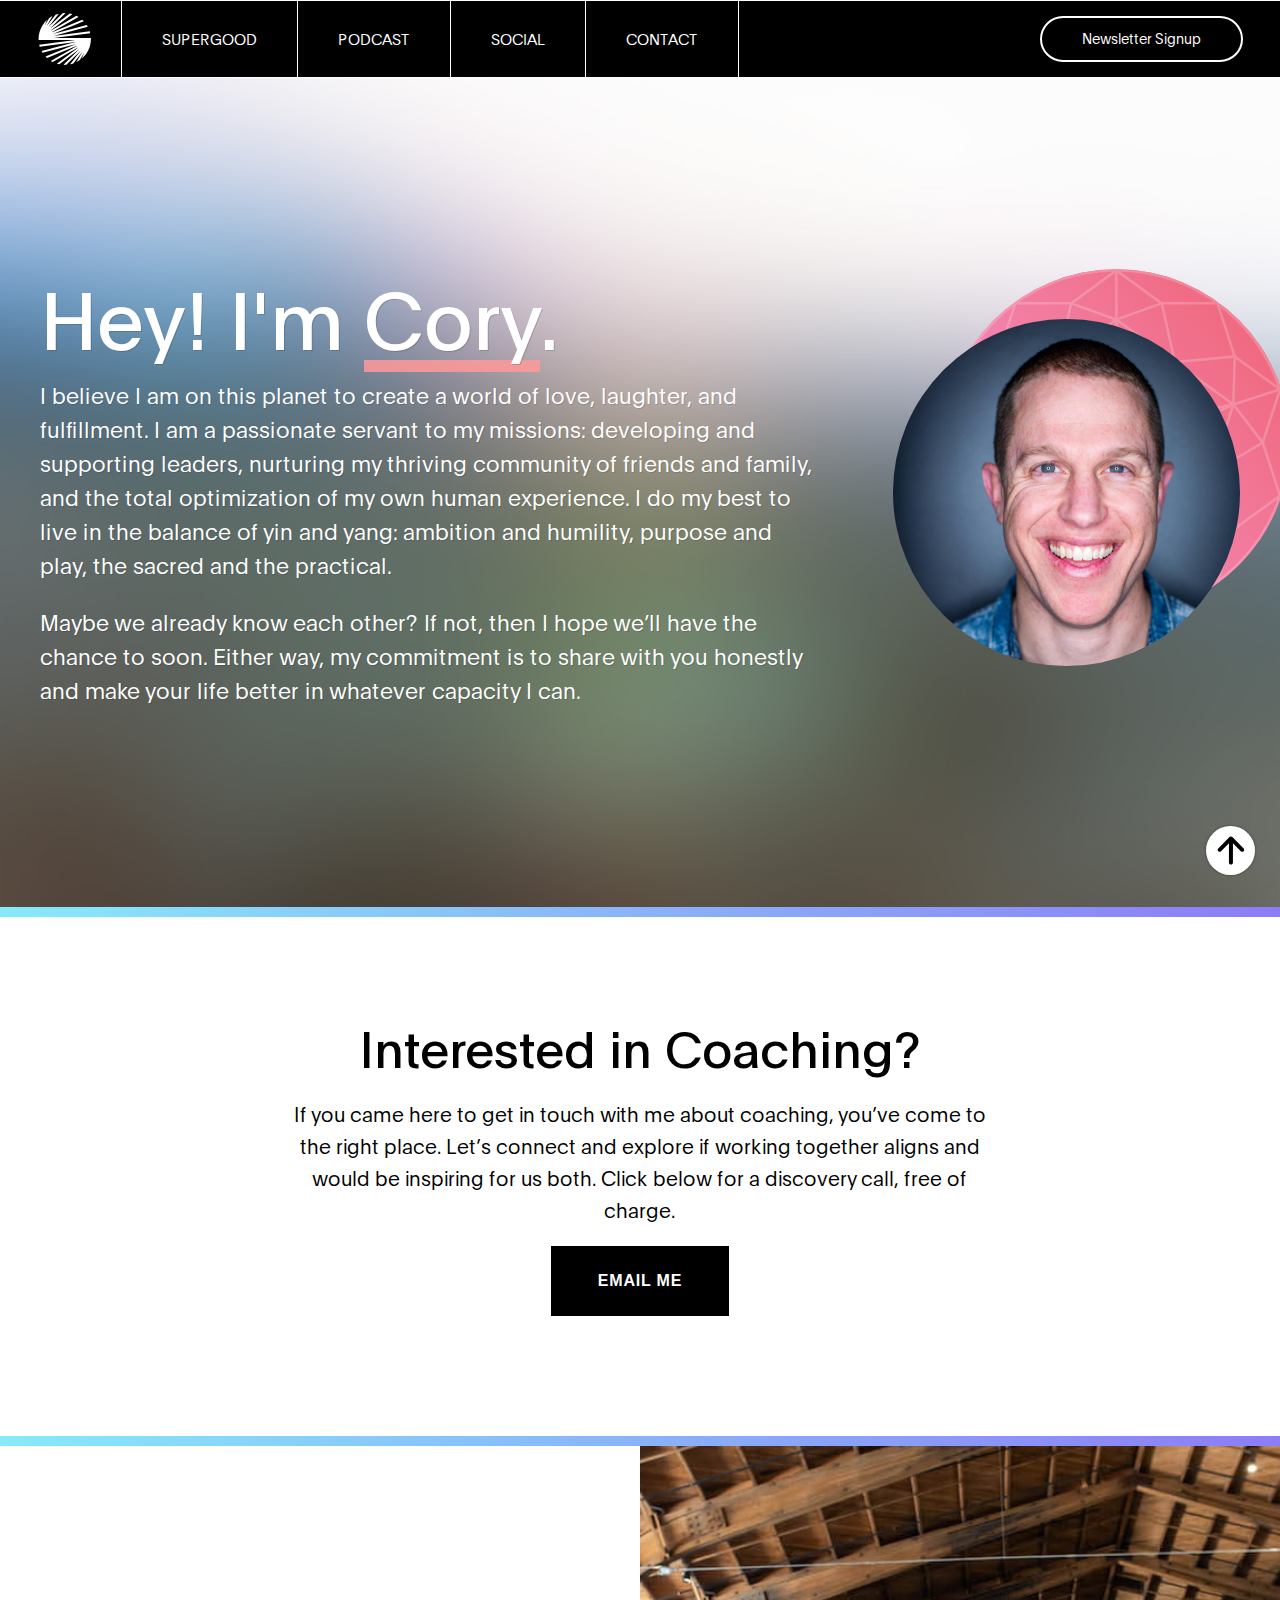
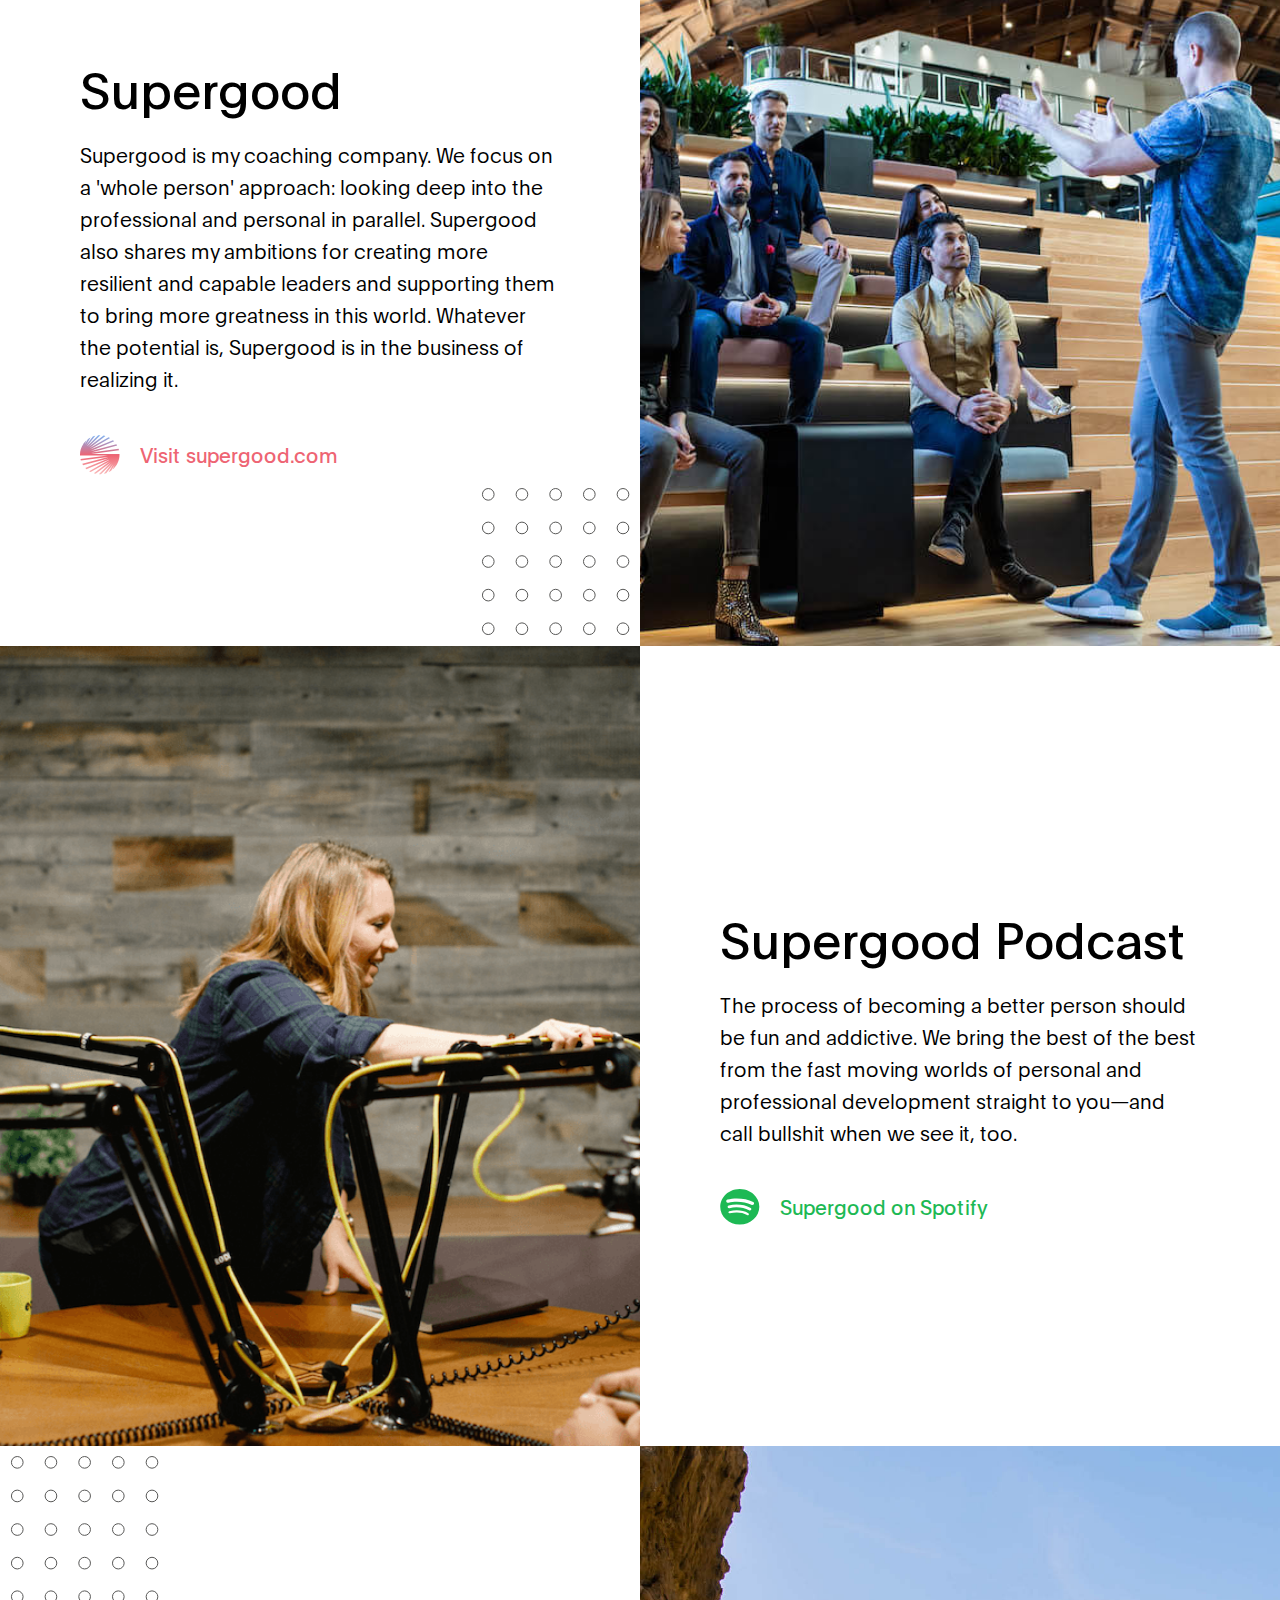
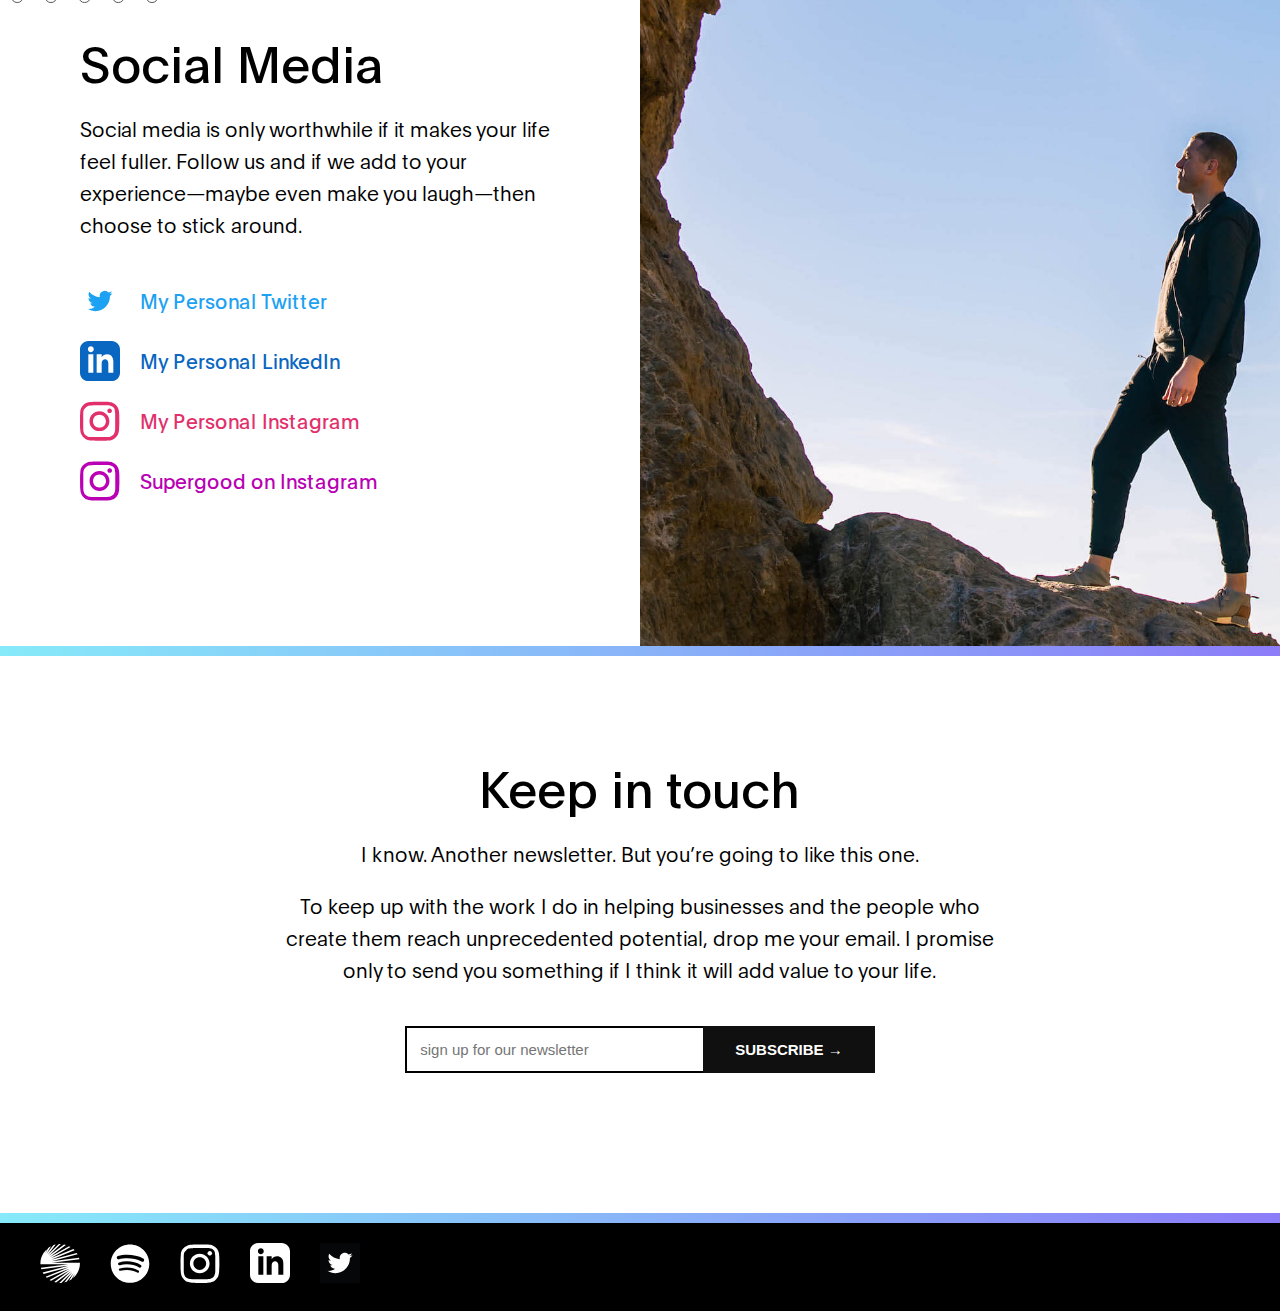
<file: docs/index.html>
<html lang="en">
<head>
  <meta charset="UTF-8">
  <meta name="viewport" content="width=device-width, initial-scale=1.0">

  <title>Cory Caprista</title>

  <link rel="stylesheet" href="main.css">

  <meta name="Description" content="I am a passionate servant to my missions: developing and supporting leaders, nurturing my thriving community of friends and family, and the total optimization of my own human experience.">
  <meta property="og:url" content="https://corycaprista.com/">
  <meta property="og:type" content="website">
  <meta property="og:title" content="Home">
  <meta property="og:site_name" content="Cory Caprista">
  <meta property="og:description" content="I am a passionate servant to my missions: developing and supporting leaders, nurturing my thriving community of friends and family, and the total optimization of my own human experience.">
  <meta property="og:locale" content="en_US">
  <meta name="twitter:card" content="summary_large_image">
  <meta name="twitter:site" content="@corycaprista">
  <meta name="twitter:title" content="Home">
  <meta name="twitter:description" content="I am a passionate servant to my missions: developing and supporting leaders, nurturing my thriving community of friends and family, and the total optimization of my own human experience.">
</head>
<body id="top">
  <header>
    <nav class="mainnav">
      <ul>
        <li class="logo">
          <a href="/" title="Head home">
            <img src="images/logo.svg" alt="Cory Caprista">
          </a>
        </li>

        <li>
          <a href="https://besupergood.com/" title="Check out Supergood">
            Supergood
          </a>
        </li>

        <li>
          <a href="https://open.spotify.com/show/5rxt3CUKue6xOoOfsLKsoo" title="The Supergood Podcast on Spotify">
            Podcast
          </a>
        </li>

        <li>
          <a href="#social" title="Follow Cory on social media">
            Social
          </a>
        </li>
        
        <li>
          <a href="#contact" data-js="contact" title="Get in touch with Cory">
            Contact
          </a>
        </li>
      </ul>
      <a class="signup" href="#newsletter">
        Newsletter Signup
      </a>
    </nav>

    <section class="intro-section">
      <div container>
        <div grid="center">
          <div column="12 s8 #2 s#1">
            <h1>Hey! I'm <em>Cory</em>.</h1>
            <p>
              I believe I am on this planet to create a world of love, laughter, and fulfillment. I am a passionate servant to my missions: developing and supporting leaders, nurturing my thriving community of friends and family, and the total optimization of my own human experience. I do my best to live in the balance of yin and yang: ambition and humility, purpose and play, the sacred and the practical.
            </p>

            <p>
              Maybe we already know each other? If not, then I hope we’ll have the chance to soon. Either way, my commitment is to share with you honestly and make your life better in whatever capacity I can.
            </p>
          </div>

          <div column="12 s4 #1 s#2">
            <div class="profile-picture">
              <img src="images/cory.jpg" alt="Cory">
            </div>
          </div>
        </div>
      </div>
    </section>
  </header>

  <main>
    <section class="subsection -cta" id="contact">
      <div container>
        <div grid>
          <div column="12 s10 s+1">
            <h2>
              Interested in Coaching?
            </h2>

            <p class="subsection-paragraph">
              If you came here to get in touch with me about coaching, you’ve come to the right place. Let’s connect and explore if working together aligns and would be inspiring for us both. Click below for a discovery call, free of charge.
            </p>

            <button class="button contact-button" data-js="contact">
              Email Me
            </button>

            <form name="contact" class="contact -hidden" netlify netlify-honeypot="bot-field">
              <p class="-hidden">
                <label>Don’t fill this out if you're human: <input name="bot-field" /></label>
                <input type="text" name="subject" value="New submission from CoryCaprista.com contact form">
              </p>

              <p class="contact-group">
                <label>
                  <span class="contact-label">
                    Name
                  </span>

                  <input type="text" name="name" placeholder="First Last" />
                </label>
              </p>

              <p class="contact-group">
                <label>
                  <span class="contact-label">
                    Email
                  </span>

                  <input type="email" name="email" placeholder="name@company.com" />
                </label>
              </p>

              <p class="contact-group">
                <label>
                  <span class="contact-label">
                    Phone
                  </span>

                  <input type="tel" name="Phone" placeholder="555 555 5555" />
                </label>
              </p>
              
              <p class="contact-group">
                <label>
                  <span class="contact-label">
                    Interested in a 30 min complimentary consultation?
                  </span>
                  
                  <span class="contact-options">
                    <span class="contact-option">
                      <input type="radio" name="Interested in a 30 min complimentary consultation" value="Yes" checked="checked"> Yes
                    </span>

                    <span class="contact-option">
                      <input type="radio" name="Interested in a 30 min complimentary consultation" value="No, I don't like nice things"> No, I don't like nice things
                    </span>
                  </span>
                </label>
              </p>

              <p class="contact-group contact-message">
                <label>
                  <span class="contact-label">
                    Message
                  </span>

                  <textarea name="Message" placeholder="Your message goes here." rows="10" cols="50"></textarea>
                </label>
              </p>

              <button type="submit">Get in touch</button>
            </form>
          </div>
        </div>
      </div>
    </section>

    <section container class="subsection">
      <div grid>
        <div class="subsection-content -left -decoration-bottomright" column="12 s6 #2 s#1">
          <div class="vcenter">
            <h2>
              Supergood
            </h2>

            <p class="subsection-paragraph">
              Supergood is my coaching company. We focus on a 'whole person' approach: looking deep into the professional and personal in parallel. Supergood also shares my ambitions for creating more resilient and capable leaders and supporting them to bring more greatness in this world. Whatever the potential is, Supergood is in the business of realizing it.
            </p>

            <a href="https://besupergood.com" class="main-link -company" title="Check out Supergood">
              <img src="images/logo-colored.svg" alt="Supergood logo"><span>Visit supergood.com</span>
            </a>
          </div>
        </div>

        <div column="12 s6 #1 s#2" class="bg-wide -audience"></div>
      </div>
    </section>

    <section container class="subsection">
      <div grid>
        <div column="12 s6" class="bg-wide -podcast"></div>

        <div class="subsection-content -right" column="12 s6">
          <div class="vcenter">
            <h2>
              Supergood Podcast
            </h2>

            <p class="subsection-paragraph">
              The process of becoming a better person should be fun and addictive. We bring the best of the best from the fast moving worlds of personal and professional development straight to you—and call bullshit when we see it, too.
            </p>

            <a href="https://open.spotify.com/show/5rxt3CUKue6xOoOfsLKsoo" class="main-link -podcast" title="The Supergood Podcast on Spotify">
              <img src="images/spotify-logo.svg" alt="Spotify logo"><span>Supergood on Spotify</span>
            </a>
          </div>
        </div>
      </div>
    </section>

    <section container class="subsection">
      <div grid>
        <div class="subsection-content -left -decoration-topleft" column="12 s6 #2 s#1">
          <div class="vcenter">
            <h2 id="social">
              Social Media
            </h2>

            <p class="subsection-paragraph">
              Social media is only worthwhile if it makes your life feel fuller. Follow us and if we add to your experience—maybe even make you laugh—then choose to stick around.
            </p>
            
            <a href="https://twitter.com/corycaprista" class="main-link -twitter" target="_blank" title="Follow Cory on Twitter">
              <img src="images/twitter-logo.svg" alt="Twitter logo">
                <span>
                  My Personal Twitter
                </span>
            </a>

            <a href="https://www.linkedin.com/in/cory-caprista-25961513/" class="main-link -linkedin" target="_blank" title="Connect with Cory on LinkedIn">
              <img src="images/linkedin-logo.svg" alt="LinkedIn logo">
                <span>
                  My Personal LinkedIn
                </span>
            </a>

            <a href="https://www.instagram.com/corycaprista/" class="main-link -instagram2" target="_blank" title="Follow me on Instagram">
              <img src="images/instagram-logo2.svg" alt="Instagram logo">
                <span>
                  My Personal Instagram
                </span>
            </a>

            <a href="https://www.instagram.com/be_supergood/" class="main-link -instagram1" target="_blank" title="Follow Supergood on Instagram">
              <img src="images/instagram-logo1.svg" alt="Instagram logo">
                <span>
                  Supergood on Instagram
                </span>
            </a>
          </div>
        </div>

        <div column="12 s6 #1 s#2" class="bg-wide -social-media"></div>
      </div>
    </section>

    <section class="subsection -cta" id="newsletter">
      <div container>
        <div grid>
          <div column="12 s10 s+1">
            <h2>
              Keep in touch
            </h2>

            <p class="subsection-paragraph">
              I know. Another newsletter. But you’re going to like this one. 
            </p>

            <p class="subsection-paragraph">
              To keep up with the work I do in helping businesses and the people who create them reach unprecedented potential, drop me your email. I promise only to send you something if I think it will add value to your life.
            </p>

            <form action="https://besupergood.us20.list-manage.com/subscribe/post?u=06aeb934f8484df56fea6ead5&amp;id=fc05953f97" method="post" id="mc-embedded-subscribe-form" name="mc-embedded-subscribe-form" class="newsletter validate" target="_blank" novalidate="">
              <label for="email">Email</label>
              <input type="email" value="" name="EMAIL" class="email -gradient" id="mce-EMAIL" placeholder="sign up for our newsletter" required="">

              <input type="submit" value="Subscribe →" name="subscribe" id="mc-embedded-subscribe" class="-inverse">

              <div id="mce-responses" class="clear">
                <div class="response" id="mce-error-response" style="display:none"></div>

                <div class="response" id="mce-success-response" style="display:none"></div>
              </div>
              <!-- real people should not fill this in and expect good things - do not remove this or risk form bot signups-->

              <div style="position: absolute; left: -5000px;" aria-hidden="true">
                <input type="text" name="b_06aeb934f8484df56fea6ead5_fc05953f97" tabindex="-1" value="">
              </div>
            </form>
          </div>
        </div>
      </div>
    </section>
  </main>

  <footer class="main-footer">
    <div container>
      <div grid="center">
        <div column="12 s6">
          <a href="https://besupergood.com/" title="Check out Supergood">
            <img class="social-footer" src="images/logo.svg" alt="Supergood">
          </a>

          <a href="https://open.spotify.com/show/5rxt3CUKue6xOoOfsLKsoo" target="_blank" title="The Supergood Podcast on Spotify">
            <img class="social-footer" src="images/spotify-white.svg" alt="Spotify Logo">
          </a>

          <a href="https://www.instagram.com/corycaprista/" target="_blank" title="Follow Cory on Instagram">
            <img class="social-footer" src="images/instagram-white.svg" alt="Instagram Logo">
          </a>

          <a href="https://www.linkedin.com/in/cory-caprista-25961513/" target="_blank" title="Connect with Cory on LinkedIn">
            <img class="social-footer" src="images/linkedin-logo-white.svg" alt="LinkedIn Logo">
          </a>

          <a href="https://twitter.com/corycaprista" target="_blank" title="Follow Cory on Twitter">
            <img class="social-footer" src="images/twitter-white.svg" alt="Twitter Logo">
          </a>
        </div>
      </div>
    </div>
  </footer>

  <a href="#top" class="go-up">
    <img src="images/arrow-up.svg" alt="Go up" title="Go up">
  </a>

  <script>
    (function() {
      /**
       * @function showContact()
       *
       * Displays contact form
       */
      function showContact() {
        var form = document.querySelector('.contact');
        form.classList.remove('-hidden');
      }

      /**
       * @function bindEventListeners()
       *
       * Bind event listeners for dynamic interaction
       */
      function bindEventListeners() {
        document.addEventListener('click', function() {
          /* Contact form */
          var target = event.target.closest('[data-js="contact"]');
          var trigger = document.querySelector('.contact-button');

          if (target) {
            showContact();
            trigger.classList.add('-hidden');
          }
        });
      }

      /**
       * Initialize after page load
       */
      document.addEventListener("DOMContentLoaded", function() {
        bindEventListeners();
      });
    }());
  </script>
</body>
</html>
</file>
<file: docs/main.css>
@font-face {
  font-family: 'Plain';
  src:  url('fonts/Plain-Light.woff2') format('woff2'),
        url('fonts/Plain-Light.woff') format('woff');
  font-weight: 300;
}

@font-face {
  font-family: 'Plain';
  src:  url('fonts/Plain-Regular.woff2') format('woff2'),
        url('fonts/Plain-Regular.woff') format('woff');
  font-weight: normal;
}

*,
::before,
::after {
  box-sizing: border-box;
}

:root {
  --text-color: #000;
  --inverted-text-color: #fff;
  --accent-color: #000;
  --inverted-border-color: #000;

  font-size: 20px;
  line-height: 1.6;
  font-family: Plain, Helvetica, Arial, sans-serif;
  font-weight: 300;
}

*::selection {
  background: rgba(223,127,94,.75);
  color: #fff;
}

/*
Grid System
*/

[container] {
  /* Max width for container */
  --grid-container-width: 1400px;
  /* Gutter size */
  --grid-gutter: 4rem;

  --width-1: calc(1 / 12 * 100%);
  --width-2: calc(2 / 12 * 100%);
  --width-3: calc(3 / 12 * 100%);
  --width-4: calc(4 / 12 * 100%);
  --width-5: calc(5 / 12 * 100%);
  --width-6: calc(6 / 12 * 100%);
  --width-7: calc(7 / 12 * 100%);
  --width-8: calc(8 / 12 * 100%);
  --width-9: calc(9 / 12 * 100%);
  --width-10: calc(10 / 12 * 100%);
  --width-11: calc(11 / 12 * 100%);
  --width-12: 100%;

  display: block;
  margin-left: auto;
  margin-right: auto;
  max-width: var(--grid-container-width);
  padding-left: calc(var(--grid-gutter) / 2);
  padding-right: calc(var(--grid-gutter) / 2);
}

[grid] {
  display: flex;
  margin-left: calc(var(--grid-gutter) / -2);
  margin-right: calc(var(--grid-gutter) / -2);
  flex-wrap: wrap;
}

[grid~="between"] { justify-content: space-between; }
[grid~="center"] { align-items: center; }
[grid~="bottom"] { align-items: flex-end; }

[column] {
  flex: 1 1 auto;
  flex-basis: var(--width-12);
  max-width: var(--width-12);
  padding-left: calc(var(--grid-gutter) / 2);
  padding-right: calc(var(--grid-gutter) / 2);
}

[column~="1"] { flex-basis: var(--width-1); max-width: var(--width-1); }
[column~="2"] { flex-basis: var(--width-2); max-width: var(--width-2); }
[column~="3"] { flex-basis: var(--width-3); max-width: var(--width-3); }
[column~="4"] { flex-basis: var(--width-4); max-width: var(--width-4); }
[column~="5"] { flex-basis: var(--width-5); max-width: var(--width-5); }
[column~="6"] { flex-basis: var(--width-6); max-width: var(--width-6); }
[column~="7"] { flex-basis: var(--width-7); max-width: var(--width-7); }
[column~="8"] { flex-basis: var(--width-8); max-width: var(--width-8); }
[column~="9"] { flex-basis: var(--width-9); max-width: var(--width-9); }
[column~="10"] { flex-basis: var(--width-10); max-width: var(--width-10); }
[column~="11"] { flex-basis: var(--width-11); max-width: var(--width-11); }

/* Column offsets */
[column~="+1"] { margin-left: var(--width-1); }
[column~="+2"] { margin-left: var(--width-2); }
[column~="+3"] { margin-left: var(--width-3); }
[column~="+4"] { margin-left: var(--width-4); }
[column~="+5"] { margin-left: var(--width-5); }
[column~="+6"] { margin-left: var(--width-6); }
[column~="+7"] { margin-left: var(--width-7); }
[column~="+8"] { margin-left: var(--width-8); }
[column~="+9"] { margin-left: var(--width-9); }
[column~="+10"] { margin-left: var(--width-10); }
[column~="+11"] { margin-left: var(--width-11); }

/* Reorder columns */
[column~="#1"] { order: 1; }
[column~="#2"] { order: 2; }

@media (min-width: 700px) {
  /* Columns */
  [column~="s1"] { flex-basis: var(--width-1); max-width: var(--width-1); }
  [column~="s2"] { flex-basis: var(--width-2); max-width: var(--width-2); }
  [column~="s3"] { flex-basis: var(--width-3); max-width: var(--width-3); }
  [column~="s4"] { flex-basis: var(--width-4); max-width: var(--width-4); }
  [column~="s5"] { flex-basis: var(--width-5); max-width: var(--width-5); }
  [column~="s6"] { flex-basis: var(--width-6); max-width: var(--width-6); }
  [column~="s7"] { flex-basis: var(--width-7); max-width: var(--width-7); }
  [column~="s8"] { flex-basis: var(--width-8); max-width: var(--width-8); }
  [column~="s9"] { flex-basis: var(--width-9); max-width: var(--width-9); }
  [column~="s10"] { flex-basis: var(--width-10); max-width: var(--width-10); }
  [column~="s11"] { flex-basis: var(--width-11); max-width: var(--width-11); }
  [column~="s12"] { flex-basis: var(--width-12); max-width: var(--width-12); }

  /* Column offsets */
  [column~="s+1"] { margin-left: var(--width-1); }
  [column~="s+2"] { margin-left: var(--width-2); }
  [column~="s+3"] { margin-left: var(--width-3); }
  [column~="s+4"] { margin-left: var(--width-4); }
  [column~="s+5"] { margin-left: var(--width-5); }
  [column~="s+6"] { margin-left: var(--width-6); }
  [column~="s+7"] { margin-left: var(--width-7); }
  [column~="s+8"] { margin-left: var(--width-8); }
  [column~="s+9"] { margin-left: var(--width-9); }
  [column~="s+10"] { margin-left: var(--width-10); }
  [column~="s+11"] { margin-left: var(--width-11); }

  /* Reorder columns */
  [column~="s#1"] { order: 1; }
  [column~="s#2"] { order: 2; }
}

/*
Base Styles
*/

body {
  padding: 0;
  margin: 0;
}

img {
  max-width: 100%;
  height: auto;
}

h1, h2, h3 {
  font-weight: normal;
}

h1 {
  font-size: 4rem;
  line-height: 1;
}

h2 {
  line-height: 1.2;
}

h1, h2 {
  margin-bottom: 1rem;
  font-weight: 400;
}

  h1 em {
    font-style: normal;
    position: relative;
    z-index: 1;
  }

  h1 em::before {
    content: '';
    height: .15em;
    position: absolute;
    left: 0;
    opacity: .85;
    right: 0;
    bottom: 0;
    background-color: #FF9999;
    z-index: -1;
  }

  h2 {
    font-size: 2.5rem;
  }

p {
  margin: 0 0 1rem 0;
}

form input[type="email"],
form input[type="tel"],
form input[type="text"],
form input[type="submit"],
textarea {
  font-size: .75rem;
}

form input[type="email"],
form input[type="tel"],
form input[type="text"],
textarea {
  color: #101010;
  border: 2px solid black;
  padding-bottom: .65rem;
  padding-left: .65rem;
  padding-top: .65rem;
  width: 100%;
}

form input[type="submit"] {
  background-color: #101010;
  border: 2px solid #101010;
  color: white;
  cursor: pointer;
  display: inline-block;
  padding-left: 40px;
  padding-right: 40px;
  margin-top: -2px;
  margin-top: 0;
  margin-left: -2px;
  font-weight: 600;
  text-transform: uppercase;
  padding: .65rem 1.5rem;
}

form input[type="submit"]:hover {
  background-color: white;
  border-color: black;
  color: black;
}


/*
Global Utilties
*/

.-hidden {
  height: 1px;
  left: -10000px;
  overflow: hidden;
  position: absolute;
  top: auto;
  width: 1px;
}


/*
Components
*/

.mainnav {
  background-color: var(--accent-color);
  border-top: 1px solid #fff;
  border-bottom: 1px solid #fff;
  display: flex;
  justify-content: space-between;
  align-items: center;
  padding: 0 1.875rem;
  font-size: 0.75rem;
}

  .mainnav ul {
    padding: 0;
    margin: 0;
    display: flex;
    align-items: center;
    flex-wrap: wrap;
  }

  .mainnav li {
    border-right: 1px solid #fff;
    list-style: none;
  }

  .mainnav li:nth-child(2) {
    border-left: 1px solid #fff;
  }

  .mainnav a {
    color: white;
    text-decoration: none;
    text-transform: uppercase;
    padding: 1.3rem 2rem;
    display: block;
  }

  .mainnav a:hover,
  .mainnav a:focus {
    background-color: #fff;
    color: #000;
  }

  .mainnav img {
    vertical-align: middle;
  }

  .mainnav .logo {
    padding: 0 1.5rem 0 0;
    border-right: none;
  }

  .mainnav .logo a {
    padding: 0;
  }

  .mainnav .logo a:hover,
  .mainnav .logo a:focus {
    background-color: unset;
    color: unset;
  }

  .mainnav .signup {
    border-radius: 1.5rem;
    border: 2px solid #fff;
    text-transform: none;
    padding: 0.5rem 2rem;
    transition: background 150ms;
    font-size: 0.7rem;
  }

.intro-section {
  background-image: url('images/hero-background.png');
  background-size: cover;
  background-repeat: no-repeat;
  overflow-x: hidden;
  padding: 10rem 0;
  background-position: bottom;
}

  .intro-section p,
  .intro-section h1 {
    color: var(--inverted-text-color);
  }

  .intro-section h1 {
    margin-top: 0;
    text-shadow: 1px 1px 0 rgba(0, 0, 0, .15);
  }

  .intro-section p {
    font-size: 1.1rem;
    line-height: 1.55;
    margin-bottom: 0;
    text-shadow: 1px 1px 0 rgba(0, 0, 0, .15);
  }

  .intro-section p:not(:last-of-type) {
    margin-bottom: 1em;
  }

.profile-picture {
  position: relative;
  user-select: none;
  z-index: 1;
}

  .profile-picture img {
    border-radius: 50%;
  }

  .profile-picture::before {
    content: '';
    background-image: url('images/profile-complement.svg');
    background-size: cover;
    background-position: center 15%;
    background-repeat: no-repeat;
    display: block;
    position: absolute;
    top: -50px;
    bottom: 50px;
    right: -50px;
    left: 50px;
    z-index: -1;
  }

.subsection-paragraph {
  margin-left: auto;
  margin-right: auto;
  max-width: 65ch;
}

.subsection.-cta {
  padding: 3rem 0 6rem;
  text-align: center;
  border-top: 10px solid;
  border-bottom: 10px solid;
  border-image-source: linear-gradient(270deg, #8C7CF8 0%, #8C7CF8 0.01%, #86EAF9 100%);
  border-image-slice: 1;
}

.subsection-content {
  padding: 2rem 0;
  height: 40rem;
  display: flex;
  align-items: center;
  padding-left: 4rem;
  padding-right: 4rem;
}

  .subsection-content h2 {
    line-height: 1.2;
  }

  .subsection-content.-decoration-bottomright,
  .subsection-content.-decoration-topleft {
    background-image: url('images/squared-circles.svg');
    background-repeat: no-repeat;
  }

  .subsection-content.-decoration-bottomright {
    background-position: bottom 0.5rem right 0.5rem;
  }

  .subsection-content.-decoration-topleft {
    background-position: top 0.5rem left 0.5rem;
  }

.bg-wide {
  height: 40rem;
  background-size: cover;
  background-repeat: no-repeat;
  background-position: center;
}

  .bg-wide.-social-media {
    background-image: url('images/cory-cliff.jpg');
  }

  .bg-wide.-podcast {
    background-image: url('images/podcast.png');
  }

  .bg-wide.-audience {
    background-image: url('images/cory-audience.jpg');
  }

.button,
button {
  background-color: var(--accent-color);
  border: 2px solid black;
  color: #fff;
  cursor: pointer;
  display: inline-block;
  font-size: .8rem;
  font-weight: 600;
  letter-spacing: .05em;
  line-height: 1;
  padding: 1.25rem 2.25rem;
  text-decoration: none;
  text-transform: uppercase;
  transition: all 100ms;
}

  .button:hover,
  button:hover {
    background-color: #fff;
    border-color: #000;
    color: #000;
  }

.contact {
  display: flex;
  flex-wrap: wrap;
  justify-content: space-between;
  margin-left: auto;
  margin-right: auto;
  max-width: 960px;
  text-align: left;
}

  .contact .contact-label {
    display: block;
    font-size: .875rem;
    line-height: 1.55;
    margin-bottom: .5rem;
  }

  .contact-group {
    display: block;
    flex-basis: 49%;
    margin-bottom: 1.5rem;
    margin-left: 0;
    min-width: 49%;
  }

  .contact input {
    width: 100%;
  }

  .contact .contact-message {
    flex-basis: 100%;
    min-width: 100%;
  }

  .contact .contact-options {
    align-items: center;
    display: flex;
    flex-wrap: wrap;
  }

  .contact .contact-option {
    align-items: center;
    display: flex;
    font-size: .75rem;
    flex: 0;
    flex-basis: 100%;
  }

  .contact .contact-option input { 
    margin: 0 .5rem 0 0;
    width: 1rem;
  }

.main-footer {
  background-color: #000;
  color: #fff;
  padding: 1rem 0;
}

  .main-footer a {
    display: inline-block;
    margin-right: 1.25rem;
  }

  .main-footer img {
    width: 2rem;
  }

  .main-footer p {
    text-align: right;
    margin: 0;
    font-size: 0.8rem;
  }

.go-up {
  position: fixed;
  bottom: 1.25rem;
  right: 1.25rem;
  background-color: #fff;
  border-radius: 50%;
  box-shadow: 0px 0px 3px rgba(0, 0, 0, 0.38);
  z-index: 999;
}

  .go-up:focus,
  .go-up:active {
    outline: none;
  }

.main-link {
  align-items: center;
  display: flex;
  text-decoration: none;
  font-weight: 500;
  margin-top: 1rem;
}

  .main-link:first-of-type {
    margin-top: 2rem;
  }

  .main-link:hover {
    text-decoration: underline;
  }

  .main-link img {
    vertical-align: middle;
    margin-right: 1rem;
    max-width: 2rem;
  }

  .main-link.-company {
    color: #EE6473;
  }

  .main-link.-podcast {
    color: #1DB954;
  }

  .main-link.-twitter {
    color: #1da1f2;
  }

  .main-link.-linkedin {
    color: #0966c1;
  }

  .main-link.-instagram1 {
    color: #B900B4;
  }

  .main-link.-instagram2 {
    color: #E1306C;
  }

@media (min-width: 700px) and (max-width: 1050px) {
  :root {
    font-size: 18px;
  }

  .mainnav {
    display: block;
    padding-top: 1rem;
    padding-bottom: 1rem;
  }

  .mainnav ul {
    justify-content: center;
  }

  .mainnav a {
    padding: 0.5rem 1rem
  }

  .signup {
    margin-top: 1rem;
    text-align: center;
    width: auto;
    display: block;
  }

  .intro-section {
    padding: 5rem 0;
  }

  .main-link img {
    width: 2rem;
    margin-right: 0.5rem;
  }

  .subsection-content {
    background: unset !important;
    height: unset;
  }

  .social-footer {
    width: 2rem;
  }
}

.newsletter {
  align-items: center;
  display: flex;
  justify-content: center;
  margin-top: 2rem;
}

  .newsletter input[type="email"] {
    max-width: 300px;
  }

  .newsletter label {
    height: 1px;
    left: -10000px;
    overflow: hidden;
    position: absolute;
    top: auto;
    width: 1px;
  }

@media (max-width: 700px) {
  :root {
    font-size: 16px;
  }

  .mainnav {
    flex-direction: column;
    padding-bottom: 1rem;
  }

    .mainnav .logo {
      display: block;
      text-align: center;
      margin: 1rem 0 0.5rem;
      border: 0;
      padding: 0;
    }

    .mainnav li {
      width: 100%;
      text-align: center;
      border: none !important;
    }

    .mainnav a {
      padding: 0.7rem 0;
    }

    .mainnav .signup {
      margin-top: 1rem;
    }

  .intro-section {
    padding: 3rem 0;
    background-position: unset;
  }

  .subsection.-cta {
    text-align: left;
  }

  .subsection-content {
    background: unset !important;
    height: unset;
    padding-bottom: 4rem;
    padding-left: 2rem;
    padding-right: 2rem;
  }

  .contact-group {
    flex-basis: 100%;
    min-width: 100%;
  }

  .newsletter {
    display: block;
  }

  .newsletter input[type="email"],
  .newsletter input[type="submit"] {
    max-width: none;
    width: 100%;
  }

  .newsletter input[type="email"] {
    margin-bottom: .5rem;
  }

  .subsection.-cta {
    padding: 1rem 0 3rem;
  }

  .bg-wide {
    height: 30rem;
  }

  .main-footer,
  .main-footer p {
    text-align: center;
  }

  .main-footer p {
    margin-top: 1rem;
  }

  .main-footer a {
    margin: 0 .25rem;
  }

  .profile-picture {
    width: 15rem;
    left: 50%;
    transform: translateX(-50%);
    margin-top: 3rem;
    margin-bottom: 2rem;
  }

  .main-link img {
    width: 2rem;
    margin-right: 0.5rem;
  }

  .social-footer {
    width: 2rem;
  }

  .go-up {
    display: none;
  }
}
</file>
